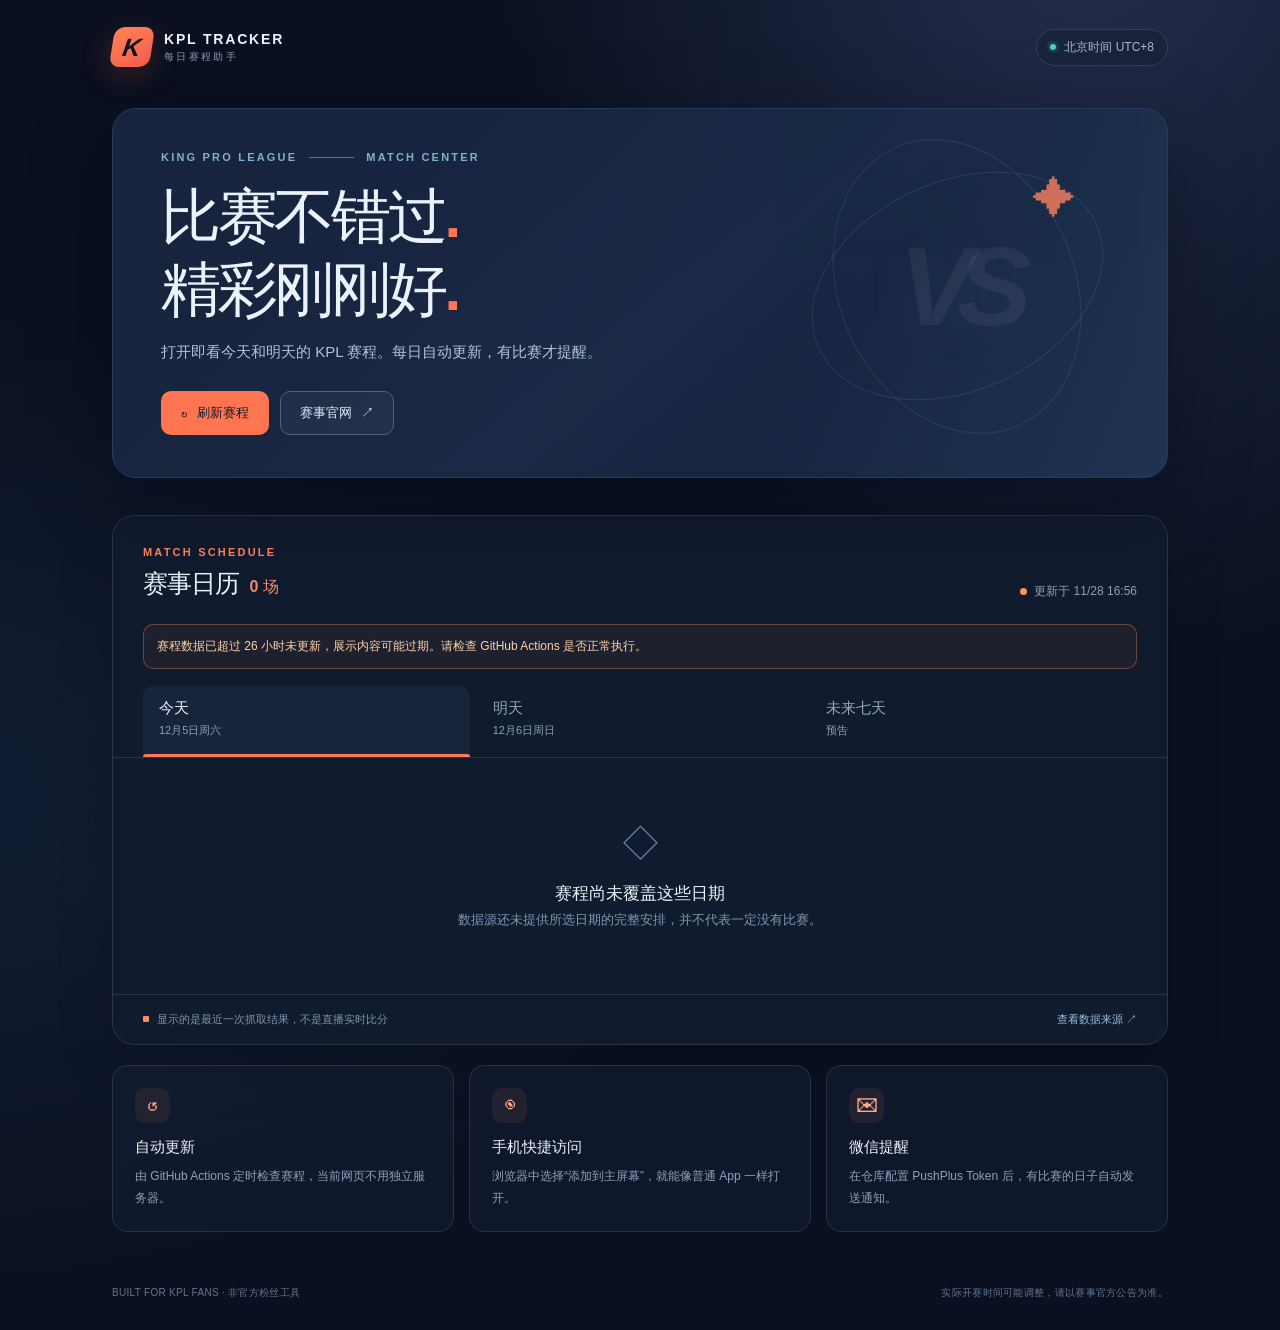
<file: docs/index.html>
<!doctype html>
<html lang="zh-CN">
<head>
  <meta charset="utf-8">
  <meta name="viewport" content="width=device-width,initial-scale=1,viewport-fit=cover">
  <meta name="theme-color" content="#101729">
  <meta name="description" content="KPL 每日赛程助手：今天和明天的王者荣耀职业联赛对阵与开赛时间。">
  <meta name="color-scheme" content="dark">
  <link rel="icon" type="image/svg+xml" href="icons/favicon.svg">
  <link rel="apple-touch-icon" href="icons/icon-192.png">
  <link rel="manifest" href="manifest.webmanifest">
  <link rel="stylesheet" href="style.css">
  <title>KPL 每日赛程助手</title>
</head>
<body>
<div class="shell">
  <header class="topbar">
    <a class="brand" href="./" aria-label="KPL 每日赛程助手首页">
      <span class="brandmark" aria-hidden="true">K</span>
      <span><strong>KPL TRACKER</strong><small>每日赛程助手</small></span>
    </a>
    <span class="top-pill"><span class="signal"></span> 北京时间 UTC+8</span>
  </header>

  <main>
    <section class="hero" aria-labelledby="hero-title">
      <div class="hero-main">
        <div class="eyebrow">KING PRO LEAGUE <span class="line"></span> MATCH CENTER</div>
        <h1 id="hero-title">比赛不错过<span class="dot">.</span><br>精彩刚刚好<span class="dot">.</span></h1>
        <p>打开即看今天和明天的 KPL 赛程。每日自动更新，有比赛才提醒。</p>
        <div class="hero-actions">
          <button id="refresh" class="btn btn-primary" type="button"><span aria-hidden="true">↻</span> 刷新赛程</button>
          <a class="btn btn-ghost" href="https://kpl.qq.com/" target="_blank" rel="noopener noreferrer">赛事官网 <span aria-hidden="true">↗</span></a>
        </div>
      </div>
      <div class="hero-art" aria-hidden="true"><span class="orbit orbit-1"></span><span class="orbit orbit-2"></span><div class="hero-emblem">VS</div><span class="art-star">✦</span></div>
    </section>

    <section class="board" aria-labelledby="board-title">
      <div class="board-top">
        <div><div class="eyebrow orange">MATCH SCHEDULE</div><h2 id="board-title">赛事日历 <span id="match-count" class="count">--</span></h2></div>
        <div class="sync-info"><span id="sync-indicator" class="tiny-dot"></span><span id="updated-text">准备读取数据…</span></div>
      </div>
      <div id="notice" class="notice" role="status" aria-live="polite" hidden></div>
      <nav class="tabs" aria-label="赛程日期选择">
        <button type="button" class="tab active" data-range="today" aria-pressed="true"><span class="tab-label">今天</span><span id="date-today" class="tab-date">--</span></button>
        <button type="button" class="tab" data-range="tomorrow" aria-pressed="false"><span class="tab-label">明天</span><span id="date-tomorrow" class="tab-date">--</span></button>
        <button type="button" class="tab" data-range="week" aria-pressed="false"><span class="tab-label">未来七天</span><span class="tab-date">预告</span></button>
      </nav>
      <div id="matches" class="matches" aria-live="polite">
        <div class="empty"><span class="empty-symbol">⌛</span><h3>正在读取赛程</h3><p>从已发布的赛程数据中查询</p></div>
      </div>
      <div class="board-footer"><span><span class="mini-square"></span> 显示的是最近一次抓取结果，不是直播实时比分</span><a id="source-link" href="https://wanplus.cn/kog/schedule" target="_blank" rel="noopener noreferrer">查看数据来源 ↗</a></div>
    </section>

    <section class="info-grid" aria-label="使用说明">
      <article class="info-panel"><div class="panel-icon">↺</div><h3>自动更新</h3><p>由 GitHub Actions 定时检查赛程，当前网页不用独立服务器。</p></article>
      <article class="info-panel"><div class="panel-icon">◉</div><h3>手机快捷访问</h3><p>浏览器中选择“添加到主屏幕”，就能像普通 App 一样打开。</p></article>
      <article class="info-panel"><div class="panel-icon">✉</div><h3>微信提醒</h3><p>在仓库配置 PushPlus Token 后，有比赛的日子自动发送通知。</p></article>
    </section>
  </main>
  <footer><span>BUILT FOR KPL FANS · 非官方粉丝工具</span><span>实际开赛时间可能调整，请以赛事官方公告为准。</span></footer>
</div>
<script src="app.js" defer></script>
</body>
</html>
</file>
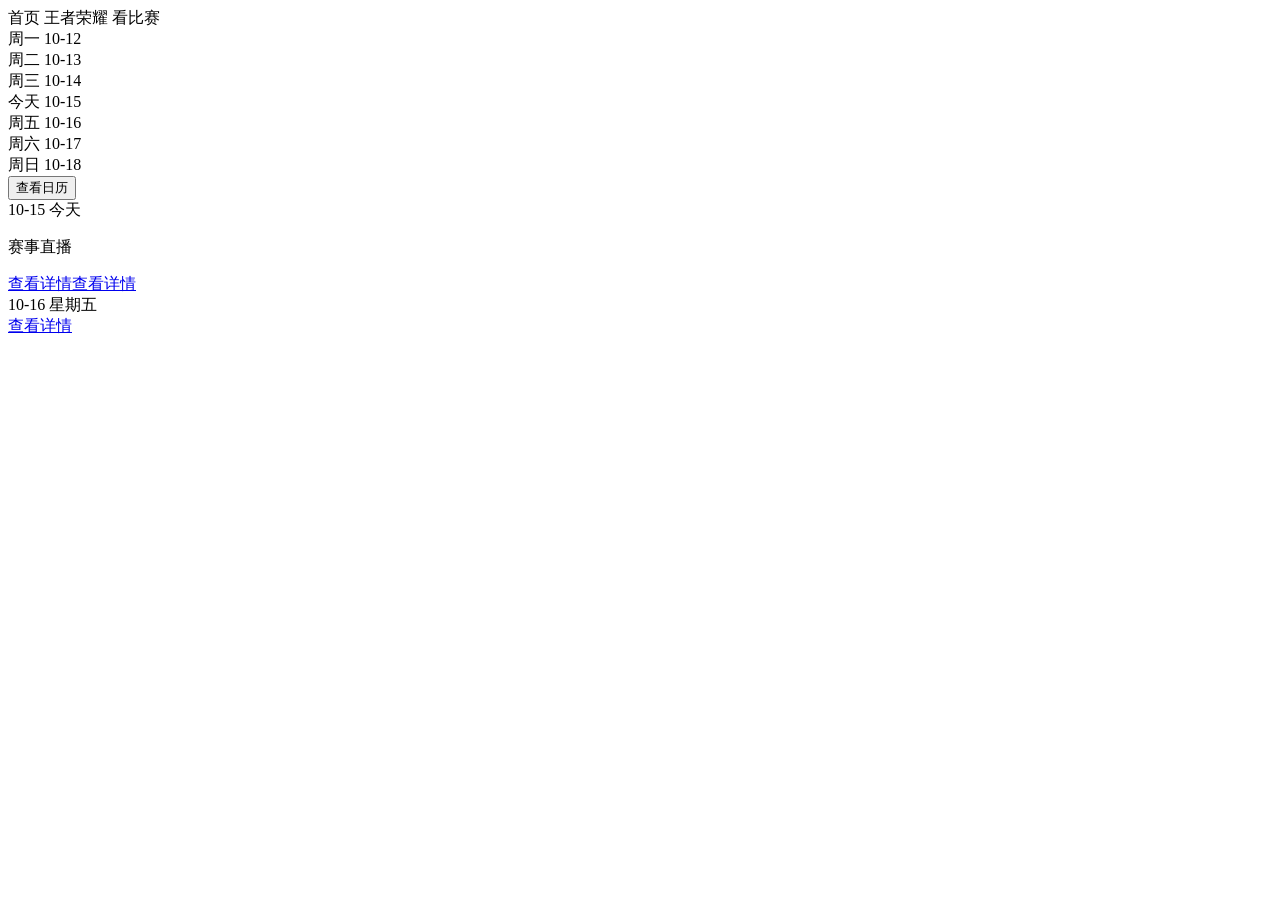
<file: tests/fixtures/listing.html>
<html><head><title>王者荣耀比赛_KPL直播</title></head><body>
<nav>首页 王者荣耀 看比赛</nav>
<div>周一 10-12</div><div>周二 10-13</div><div>周三 10-14</div>
<div>今天 10-15</div><div>周五 10-16</div><div>周六 10-17</div><div>周日 10-18</div>
<button>查看日历</button>
<div>10-15 今天</div>
<p>赛事直播</p><a href="/schedule/94590.html">查看详情</a><a href="/schedule/94591.html">查看详情</a>
<div>10-16 星期五</div>
<a href="/schedule/94592.html">查看详情</a>
</body></html>
</file>
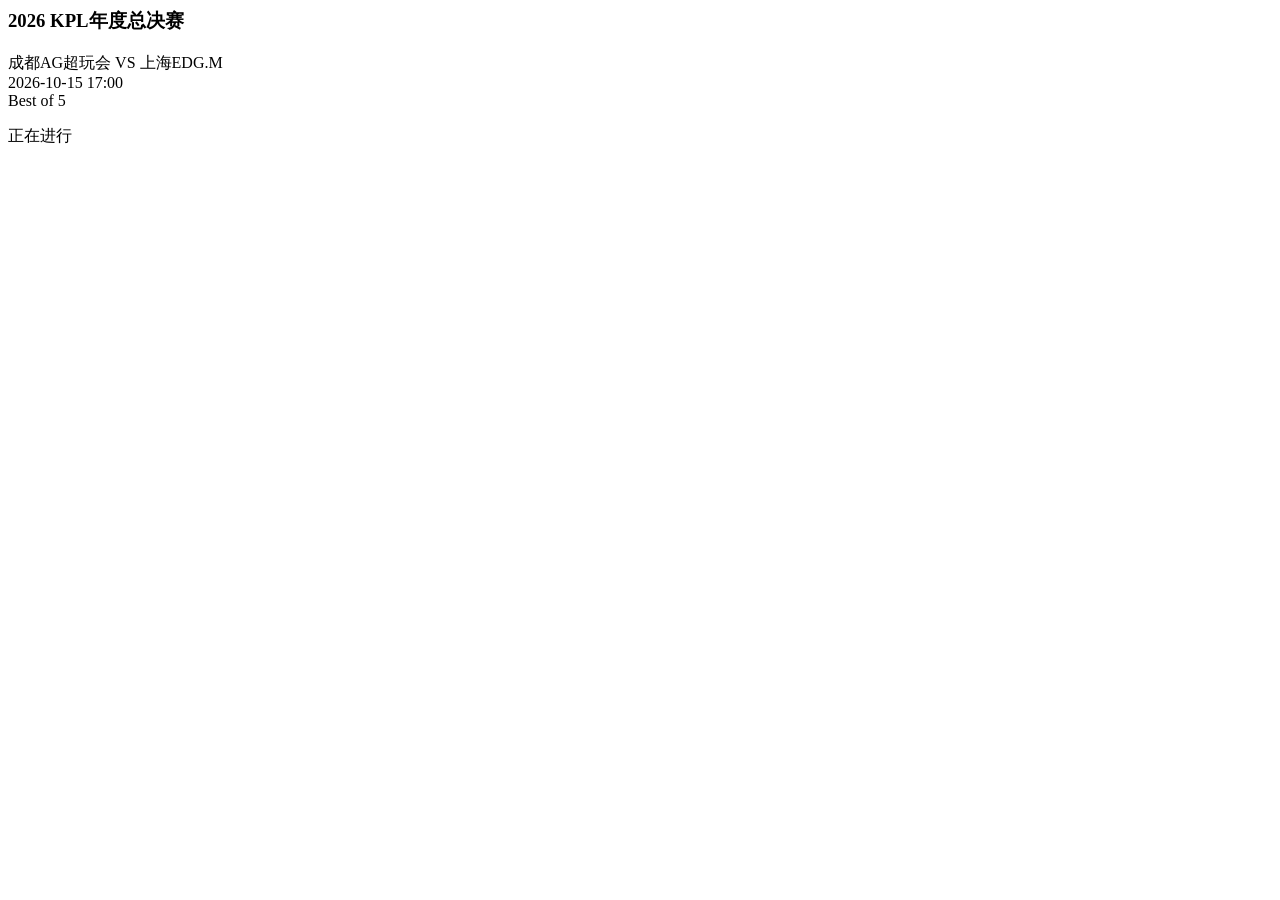
<file: tests/fixtures/match-94590.html>
<html><head><title>2026 KPL年度总决赛-成都AG超玩会 VS 上海EDG.M比赛直播、视频、数据_玩加赛事</title></head>
<body><h3>2026 KPL年度总决赛</h3><div>成都AG超玩会 VS 上海EDG.M</div>
<time>2026-10-15 17:00</time><div>Best of 5</div><p>正在进行</p></body></html>
</file>
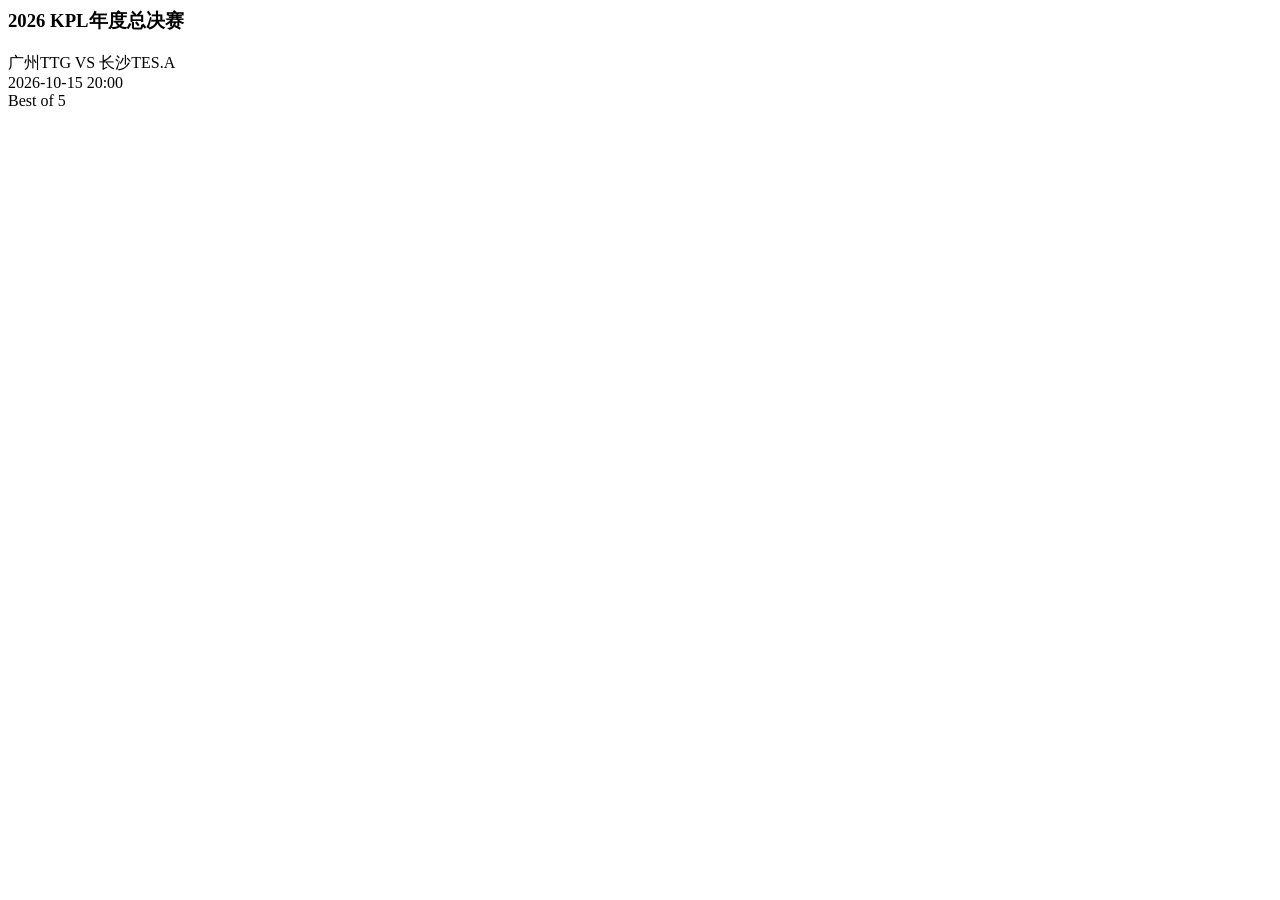
<file: tests/fixtures/match-94591.html>
<html><head><title>2026 KPL年度总决赛-广州TTG VS 长沙TES.A比赛直播、视频、数据_玩加赛事</title></head>
<body><h3>2026 KPL年度总决赛</h3><div>广州TTG VS 长沙TES.A</div>
<time>2026-10-15 20:00</time><div>Best of 5</div></body></html>
</file>
<file: docs/style.css>
:root{font-family:Inter,"SF Pro Display",-apple-system,BlinkMacSystemFont,"Segoe UI","Microsoft YaHei",sans-serif;color:#eff3ff;background:#0a1020;font-synthesis:none}
*{box-sizing:border-box}html{scroll-behavior:smooth}body{margin:0;min-height:100vh;background:radial-gradient(ellipse at 85% -10%,#25304f 0,transparent 39%),radial-gradient(ellipse at -10% 60%,#121f35 0,transparent 44%),#0a1020;color:#ecf2fd}button,a{-webkit-tap-highlight-color:transparent}a{color:inherit;text-decoration:none}button{font:inherit}button:focus-visible,a:focus-visible{outline:2px solid #70def2;outline-offset:3px}.shell{max-width:1120px;margin:0 auto;padding:0 32px}.topbar{height:94px;display:flex;align-items:center;justify-content:space-between;gap:16px}.brand{display:flex;align-items:center;gap:12px}.brandmark{display:grid;place-items:center;width:40px;height:40px;transform:skew(-9deg);border-radius:10px;background:linear-gradient(140deg,#ff8554,#f75b4f);box-shadow:0 9px 30px #fa674136;color:#0c1323;font-size:25px;font-weight:950;font-style:italic}.brand strong{display:block;font-size:14px;font-weight:900;letter-spacing:.13em}.brand small{display:block;font-size:10px;color:#8c9bb7;letter-spacing:.23em;margin-top:3px}.top-pill{display:inline-flex;align-items:center;gap:8px;border:1px solid #324059;background:#17213799;color:#a9b7d0;border-radius:40px;padding:9px 13px;font-size:12px}.signal{width:6px;height:6px;background:#4ad5b6;border-radius:50%;box-shadow:0 0 0 3px #4ad5b622}
.hero{position:relative;overflow:hidden;min-height:340px;display:flex;align-items:center;background:linear-gradient(112deg,#18243e,#162540 65%,#203452);border:1px solid #293b5c;border-radius:24px;padding:42px 48px;margin:14px 0 37px;box-shadow:0 25px 85px #02051050}.hero:before{content:"";position:absolute;inset:0;background:linear-gradient(140deg,transparent 25%,#517cb00d 55%,transparent 65%);pointer-events:none}.hero-main{position:relative;z-index:1;max-width:650px}.eyebrow{display:flex;align-items:center;gap:12px;color:#83afcc;font-size:11px;font-weight:850;letter-spacing:.2em}.eyebrow.orange{color:#ff865f}.line{height:1px;width:45px;background:#60718e}.hero h1{font-size:clamp(33px,4.8vw,60px);line-height:1.22;letter-spacing:-.055em;margin:17px 0 12px;font-weight:900}.dot{color:#ff7651}.hero p{font-size:15px;line-height:1.85;color:#b5c1d6;margin:0 0 25px}.hero-actions{display:flex;gap:11px;flex-wrap:wrap}.btn{display:inline-flex;align-items:center;gap:9px;justify-content:center;border:1px solid transparent;border-radius:10px;padding:12px 19px;font-size:13px;font-weight:800;cursor:pointer;transition:transform .15s,background .15s}.btn:hover{transform:translateY(-2px)}.btn-primary{background:#ff7552;color:#111a2a}.btn-primary:hover{background:#ff926d}.btn-ghost{color:#dfebff;border-color:#53627d;background:#ffffff0a}.btn-ghost:hover{background:#ffffff16}.hero-art{position:absolute;width:330px;height:330px;right:45px;top:12px;display:grid;place-items:center;opacity:.8}.orbit{position:absolute;border:1px solid #6385bd45;border-radius:50%;transform:rotate(-24deg)}.orbit-1{width:305px;height:210px}.orbit-2{width:236px;height:305px}.hero-emblem{font-size:112px;font-weight:950;letter-spacing:-.15em;font-style:italic;color:#ffffff12;text-shadow:0 10px 55px #84b9f617}.art-star{position:absolute;top:54px;right:46px;color:#fa815f;font-size:43px}
.board{border:1px solid #2b354b;border-radius:22px;background:#111b2e;overflow:hidden;box-shadow:0 20px 60px #00000024}.board-top{padding:30px 30px 24px;display:flex;justify-content:space-between;align-items:end;gap:16px}.board-top h2{font-size:25px;letter-spacing:-.035em;margin:9px 0 0}.count{color:#f58c6b;font-size:16px;letter-spacing:0;margin-left:4px}.sync-info{display:flex;align-items:center;gap:7px;color:#8e9fbc;font-size:12px;white-space:nowrap}.tiny-dot{width:7px;height:7px;background:#8996a9;border-radius:50%}.tiny-dot.good{background:#56d0ac}.tiny-dot.bad{background:#ff955e}.notice{margin:0 30px 17px;border:1px solid #aa704b88;border-radius:10px;background:#7b493322;padding:11px 13px;font-size:12px;line-height:1.7;color:#ffd2a9}.notice[hidden]{display:none}.tabs{display:grid;grid-template-columns:repeat(3,1fr);padding:0 30px;gap:7px;border-bottom:1px solid #2b354b}.tab{position:relative;text-align:left;color:#93a3bc;background:transparent;border:0;padding:13px 16px 19px;cursor:pointer;border-radius:10px 10px 0 0;transition:background .2s}.tab:hover{background:#26354d66}.tab.active{color:#f4f7ff;background:#29385155}.tab.active:after{position:absolute;bottom:0;left:0;right:0;height:3px;background:#ff7957;content:"";border-radius:5px 5px 0 0}.tab-label{display:block;font-size:15px;font-weight:850}.tab-date{display:block;font-size:11px;margin-top:5px;color:#8d9fb8}.matches{min-height:236px;padding:26px 30px 28px;display:flex;flex-direction:column;gap:13px}.match-card{display:grid;grid-template-columns:80px minmax(0,1fr) auto;align-items:center;gap:22px;padding:22px 23px;background:linear-gradient(120deg,#19273d,#1a293f);border:1px solid #30405b;border-radius:15px}.match-date{font-size:11px;color:#97a7bf;margin-bottom:6px}.match-time{font-size:25px;font-weight:900;letter-spacing:-.04em;color:#f2f6ff;font-variant-numeric:tabular-nums}.match-detail{min-width:0}.match-meta{display:flex;align-items:center;gap:8px;flex-wrap:wrap;color:#91a2bc;font-size:11px;margin-bottom:10px}.status{border-radius:6px;padding:3px 7px;background:#3c4e68;color:#bed0e9;font-size:10px;font-weight:800}.status.live{background:#a7443766;color:#ffb199}.status.soon{background:#23695055;color:#7ce3c0}.match-teams{display:flex;flex-wrap:wrap;align-items:center;gap:8px;font-size:19px;font-weight:850;letter-spacing:-.035em}.match-teams .vs{font-size:11px;font-weight:900;color:#ff8666;background:#ff845c1c;border-radius:4px;padding:4px 5px;letter-spacing:0}.match-event{font-size:11px;color:#90a2be;margin-top:10px}.match-link{font-size:12px;font-weight:800;border:1px solid #4b607d;border-radius:8px;padding:10px 12px;white-space:nowrap;color:#d5e6fb}.match-link:hover{border-color:#ff9573;color:#ffb49a}.empty{align-self:center;text-align:center;margin:auto;padding:27px 12px}.empty-symbol{font-size:37px;color:#6382ae}.empty h3{font-size:17px;margin:13px 0 5px}.empty p{color:#8295b2;font-size:13px;line-height:1.6;max-width:460px;margin:0 auto}.board-footer{border-top:1px solid #29374d;display:flex;justify-content:space-between;gap:16px;align-items:center;flex-wrap:wrap;padding:17px 30px;color:#8192ae;font-size:11px}.board-footer a{color:#97bddc}.board-footer a:hover{color:#ffd0bc}.mini-square{display:inline-block;width:6px;height:6px;background:#ff8b64;vertical-align:1px;margin-right:5px;border-radius:1px}
.info-grid{display:grid;grid-template-columns:repeat(3,1fr);gap:15px;margin:20px 0 54px}.info-panel{background:#131e31a8;border:1px solid #24334a;border-radius:15px;padding:22px}.panel-icon{width:35px;height:35px;border-radius:10px;display:grid;place-items:center;color:#ffac8c;background:#ff875b14;font-size:22px}.info-panel h3{font-size:15px;margin:15px 0 8px}.info-panel p{font-size:12px;color:#8fa0b9;line-height:1.85;margin:0}footer{display:flex;justify-content:space-between;gap:12px;flex-wrap:wrap;padding-bottom:30px;color:#61758f;font-size:10px;letter-spacing:.03em}
@media(max-width:780px){.shell{padding:0 18px}.topbar{height:75px}.hero{padding:34px 25px;min-height:320px;margin:8px 0 24px}.hero-art{right:-130px;opacity:.42}.hero-main{max-width:520px}.board-top{padding:24px 20px 20px;align-items:start}.sync-info{max-width:140px;white-space:normal;text-align:right}.tabs{padding:0 20px}.matches{padding:19px 20px 22px}.board-footer{padding:18px 20px}.match-card{grid-template-columns:65px minmax(0,1fr);gap:12px;padding:18px}.match-link{grid-column:2;justify-self:start}.match-time{font-size:21px}.match-teams{font-size:16px}.info-grid{grid-template-columns:1fr;gap:10px}.info-panel{padding:18px}.info-panel h3{margin:10px 0 4px}footer{padding-bottom:25px}}
@media(max-width:420px){.top-pill{font-size:10px;padding:8px}.brand strong{font-size:12px}.hero h1{font-size:36px}.hero p{font-size:13px}.eyebrow{font-size:9px}.board-top{flex-direction:column;gap:8px}.sync-info{max-width:none;text-align:left}.tab{padding:12px 8px 16px}.tab-label{font-size:13px}.tab-date{font-size:10px}.match-card{grid-template-columns:1fr;gap:8px}.match-meta{margin-bottom:7px}.match-link{grid-column:1}.match-teams{font-size:17px}}
</file>
